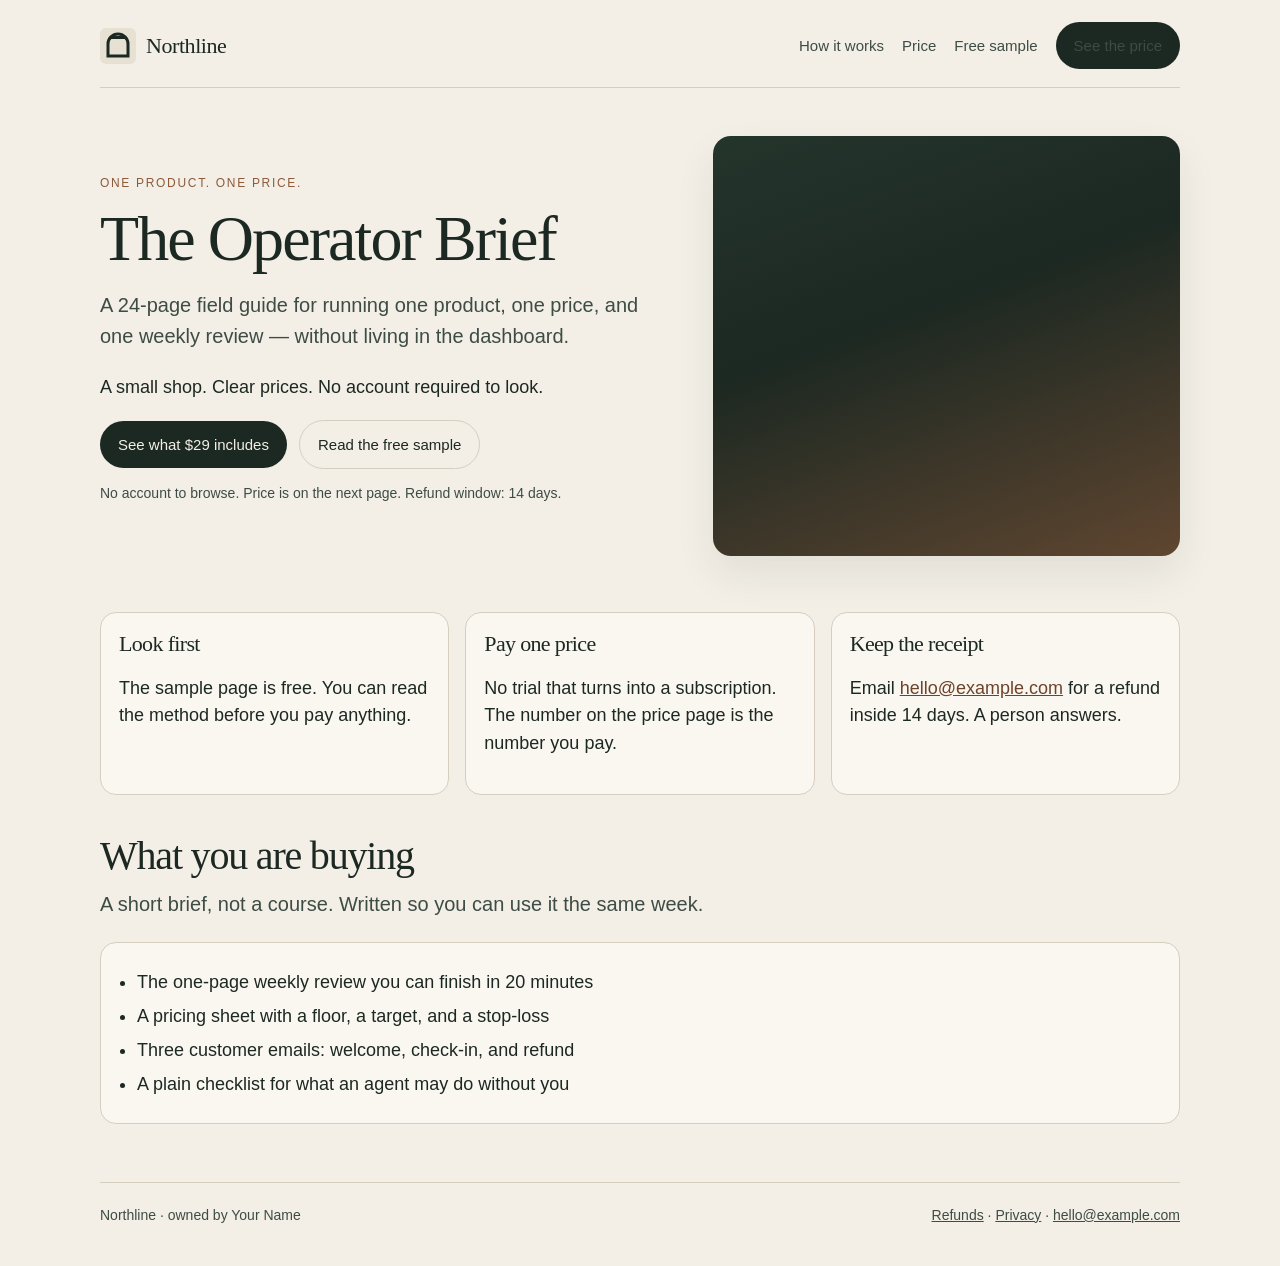
<file: index.html>
<!DOCTYPE html>
<html lang="en">
<head>
  <meta charset="utf-8">
  <meta name="viewport" content="width=device-width, initial-scale=1">
  <title>Northline</title>
  <meta name="description" content="A simple shop with a clear price. Read the free sample. Pay only if you want the rest.">
  <link rel="stylesheet" href="styles.css">
</head>
<body>
  <div class="wrap">
    <header class="nav">
      <a class="brand" href="index.html"><svg class="mark" viewBox="0 0 36 36" aria-hidden="true"><rect width="36" height="36" rx="6" fill="#e7e1d4"/><rect x="10" y="8" width="16" height="3" fill="#1c2822"/><path d="M8 28 V16 a10 10 0 0 1 20 0 V28 Z" fill="none" stroke="#1c2822" stroke-width="3"/></svg><span data-brand>Northline</span></a>
      <nav class="nav-links">
        <a href="how.html">How it works</a>
        <a href="pricing.html">Price</a>
        <a href="sample.html">Free sample</a>
        <a class="btn" href="pricing.html">See the price</a>
      </nav>
    </header>
    <section class="hero">
      <div>
        <p class="kicker">One product. One price.</p>
        <h1 data-product>The Operator Brief</h1>
        <p class="lede" data-summary></p>
        <p data-tagline></p>
        <div class="actions">
          <a class="btn" href="pricing.html">See what <span data-price>$29</span> includes</a>
          <a class="btn secondary" href="sample.html">Read the free sample</a>
        </div>
        <p class="fine">No account to browse. Price is on the next page. Refund window: <span data-refund>14</span> days.</p>
      </div>
      <div class="hero-photo" role="img" aria-label="Quiet paper desk"></div>
    </section>
    <section class="section">
      <div class="grid-3">
        <article class="card"><h3>Look first</h3><p>The sample page is free. You can read the method before you pay anything.</p></article>
        <article class="card"><h3>Pay one price</h3><p>No trial that turns into a subscription. The number on the price page is the number you pay.</p></article>
        <article class="card"><h3>Keep the receipt</h3><p>Email <a data-email href="mailto:hello@example.com">hello@example.com</a> for a refund inside <span data-refund>14</span> days. A person answers.</p></article>
      </div>
    </section>
    <section class="section">
      <h2>What you are buying</h2>
      <p class="lede">A short brief, not a course. Written so you can use it the same week.</p>
      <div class="card"><ul data-includes></ul></div>
    </section>
    <footer>
      <span><span data-brand>Northline</span> · owned by <span data-owner>Your Name</span></span>
      <span><a href="refunds.html">Refunds</a> · <a href="privacy.html">Privacy</a> · <a data-email href="mailto:hello@example.com">Email</a></span>
    </footer>
  </div>
  <script src="config.js"></script>
  <script src="app.js"></script>
</body>
</html>
</file>
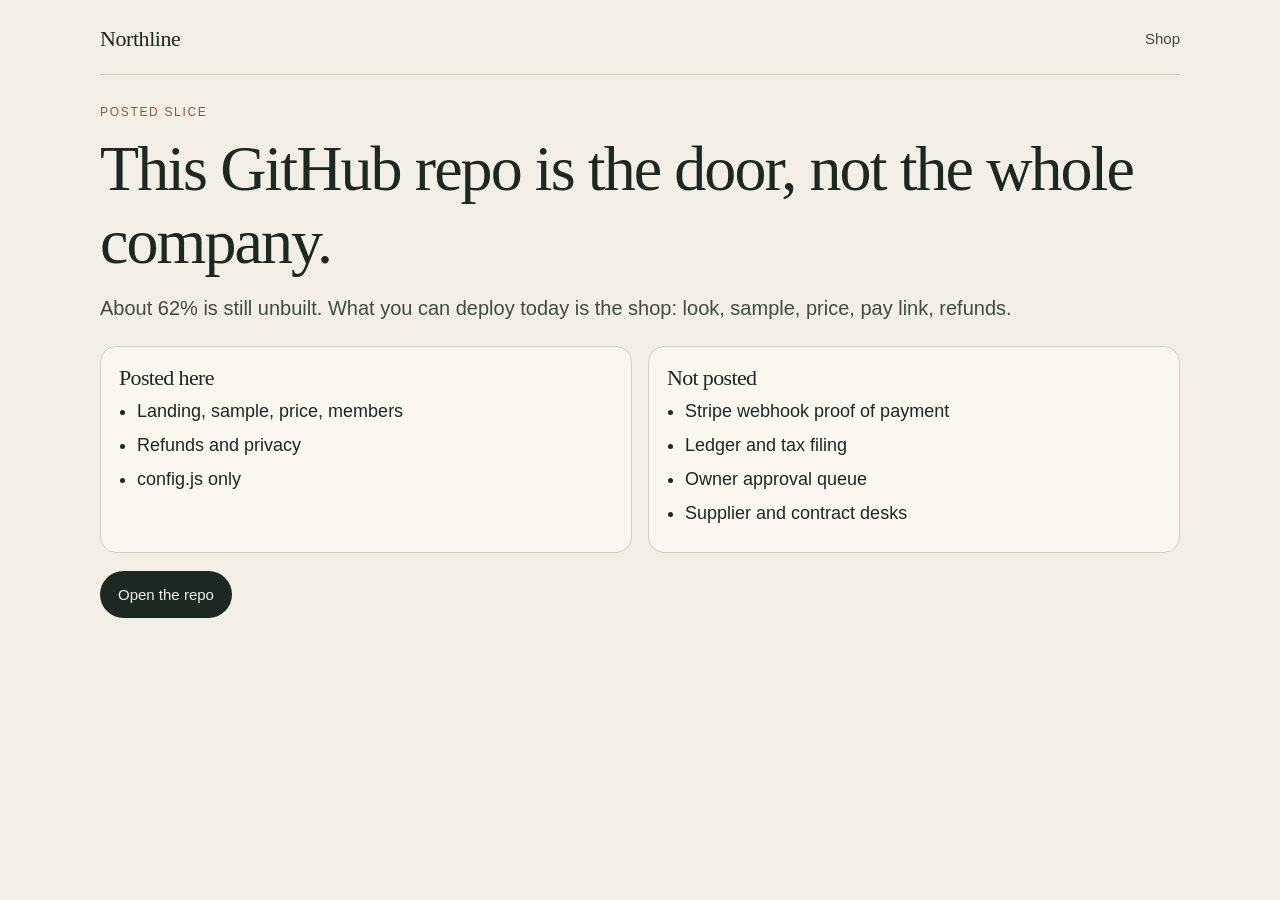
<file: built.html>
<!DOCTYPE html>
<html lang="en">
<head>
  <meta charset="utf-8">
  <meta name="viewport" content="width=device-width, initial-scale=1">
  <title>What is posted</title>
  <link rel="stylesheet" href="styles.css">
</head>
<body>
  <div class="wrap">
    <header class="nav">
      <a class="brand" href="index.html"><span data-brand>Northline</span></a>
      <nav class="nav-links"><a href="index.html">Shop</a></nav>
    </header>
    <section class="section">
      <p class="kicker">Posted slice</p>
      <h1>This GitHub repo is the door, not the whole company.</h1>
      <p class="lede">About 62% is still unbuilt. What you can deploy today is the shop: look, sample, price, pay link, refunds.</p>
      <div class="grid-2">
        <article class="card">
          <h3>Posted here</h3>
          <ul>
            <li>Landing, sample, price, members</li>
            <li>Refunds and privacy</li>
            <li>config.js only</li>
          </ul>
        </article>
        <article class="card">
          <h3>Not posted</h3>
          <ul>
            <li>Stripe webhook proof of payment</li>
            <li>Ledger and tax filing</li>
            <li>Owner approval queue</li>
            <li>Supplier and contract desks</li>
          </ul>
        </article>
      </div>
      <p><a class="btn" href="https://github.com/CreigT/storefront-paywall-gateway">Open the repo</a></p>
    </section>
  </div>
  <script src="config.js"></script>
  <script src="app.js"></script>
</body>
</html>
</file>
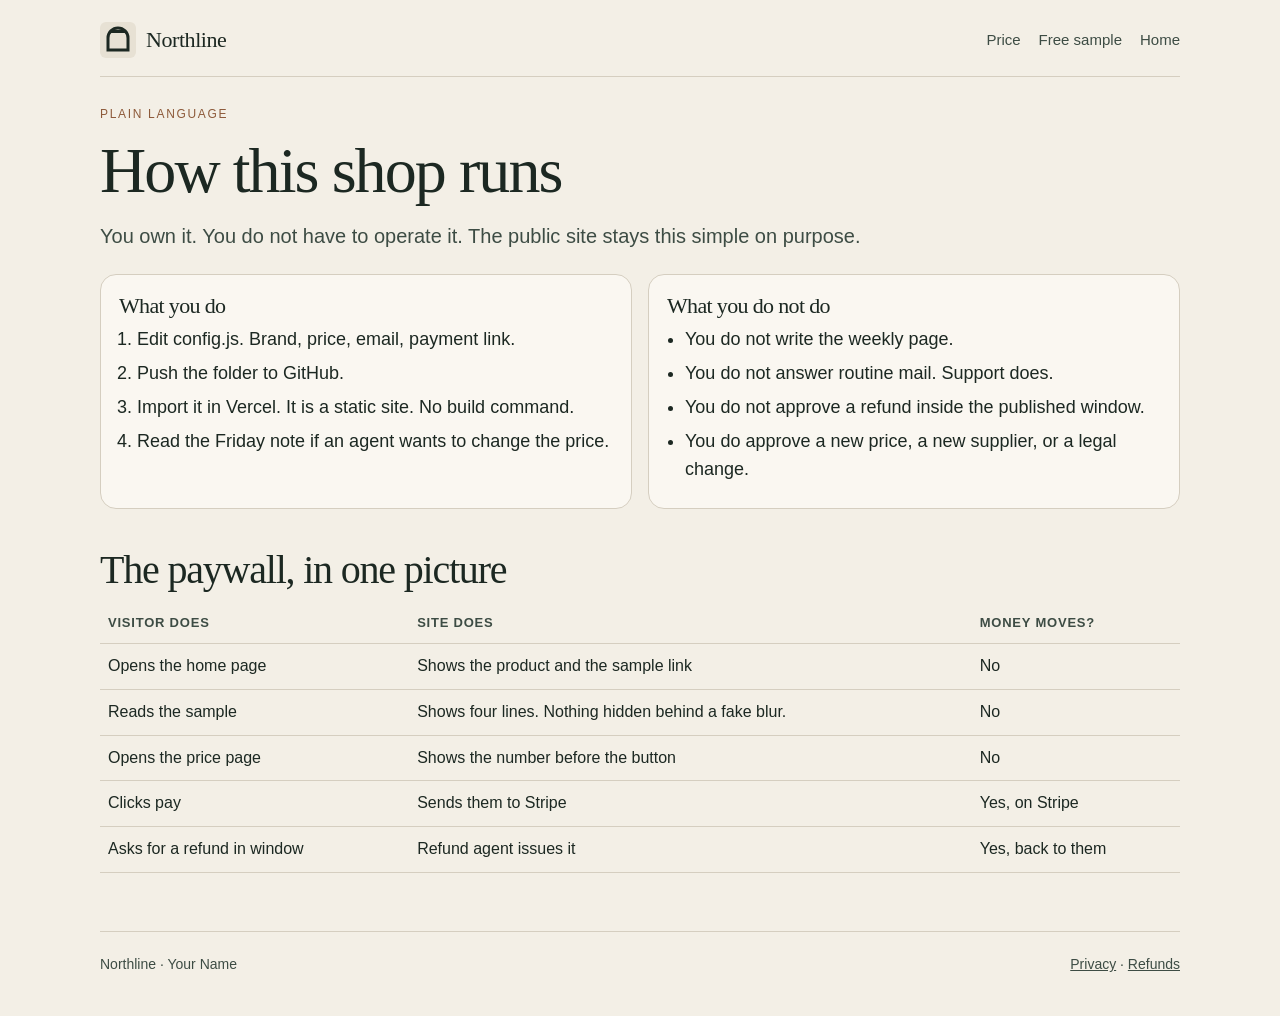
<file: how.html>
<!DOCTYPE html>
<html lang="en">
<head>
  <meta charset="utf-8">
  <meta name="viewport" content="width=device-width, initial-scale=1">
  <title>How it works</title>
  <link rel="stylesheet" href="styles.css">
</head>
<body>
  <div class="wrap">
    <header class="nav">
      <a class="brand" href="index.html"><svg class="mark" viewBox="0 0 36 36" aria-hidden="true"><rect width="36" height="36" rx="6" fill="#e7e1d4"/><rect x="10" y="8" width="16" height="3" fill="#1c2822"/><path d="M8 28 V16 a10 10 0 0 1 20 0 V28 Z" fill="none" stroke="#1c2822" stroke-width="3"/></svg><span data-brand>Northline</span></a>
      <nav class="nav-links">
        <a href="pricing.html">Price</a>
        <a href="sample.html">Free sample</a>
        <a href="index.html">Home</a>
      </nav>
    </header>
    <section class="section">
      <p class="kicker">Plain language</p>
      <h1>How this shop runs</h1>
      <p class="lede">You own it. You do not have to operate it. The public site stays this simple on purpose.</p>
      <div class="grid-2">
        <article class="card">
          <h3>What you do</h3>
          <ol>
            <li>Edit config.js. Brand, price, email, payment link.</li>
            <li>Push the folder to GitHub.</li>
            <li>Import it in Vercel. It is a static site. No build command.</li>
            <li>Read the Friday note if an agent wants to change the price.</li>
          </ol>
        </article>
        <article class="card">
          <h3>What you do not do</h3>
          <ul>
            <li>You do not write the weekly page.</li>
            <li>You do not answer routine mail. Support does.</li>
            <li>You do not approve a refund inside the published window.</li>
            <li>You do approve a new price, a new supplier, or a legal change.</li>
          </ul>
        </article>
      </div>
    </section>
    <section class="section">
      <h2>The paywall, in one picture</h2>
      <table>
        <thead><tr><th>Visitor does</th><th>Site does</th><th>Money moves?</th></tr></thead>
        <tbody>
          <tr><td>Opens the home page</td><td>Shows the product and the sample link</td><td>No</td></tr>
          <tr><td>Reads the sample</td><td>Shows four lines. Nothing hidden behind a fake blur.</td><td>No</td></tr>
          <tr><td>Opens the price page</td><td>Shows the number before the button</td><td>No</td></tr>
          <tr><td>Clicks pay</td><td>Sends them to Stripe</td><td>Yes, on Stripe</td></tr>
          <tr><td>Asks for a refund in window</td><td>Refund agent issues it</td><td>Yes, back to them</td></tr>
        </tbody>
      </table>
    </section>
    <footer>
      <span><span data-brand>Northline</span> · <span data-owner></span></span>
      <span><a href="privacy.html">Privacy</a> · <a href="refunds.html">Refunds</a></span>
    </footer>
  </div>
  <script src="config.js"></script>
  <script src="app.js"></script>
</body>
</html>
</file>
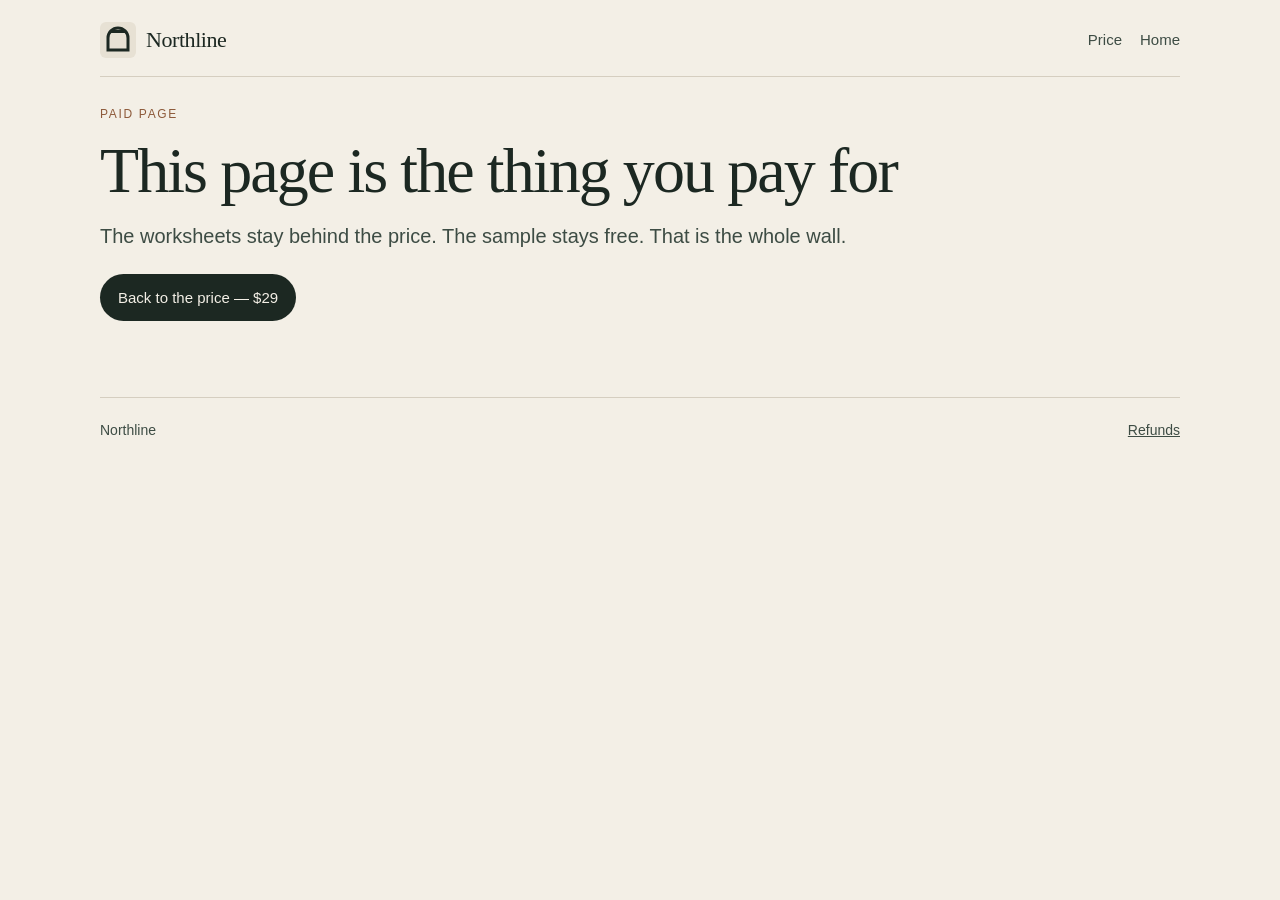
<file: members.html>
<!DOCTYPE html>
<html lang="en">
<head>
  <meta charset="utf-8">
  <meta name="viewport" content="width=device-width, initial-scale=1">
  <title>Members</title>
  <link rel="stylesheet" href="styles.css">
</head>
<body>
  <div class="wrap">
    <header class="nav">
      <a class="brand" href="index.html"><svg class="mark" viewBox="0 0 36 36" aria-hidden="true"><rect width="36" height="36" rx="6" fill="#e7e1d4"/><rect x="10" y="8" width="16" height="3" fill="#1c2822"/><path d="M8 28 V16 a10 10 0 0 1 20 0 V28 Z" fill="none" stroke="#1c2822" stroke-width="3"/></svg><span data-brand>Northline</span></a>
      <nav class="nav-links">
        <a href="pricing.html">Price</a>
        <a href="index.html">Home</a>
      </nav>
    </header>
    <section class="section" data-wall>
      <p class="kicker">Paid page</p>
      <h1>This page is the thing you pay for</h1>
      <p class="lede">The worksheets stay behind the price. The sample stays free. That is the whole wall.</p>
      <p><a class="btn" href="pricing.html">Back to the price — <span data-price>$29</span></a></p>
    </section>
    <section class="section" data-members hidden>
      <p class="ok">Paid return detected in this browser. This demo unlock is local. A live shop should confirm payment with a Stripe webhook before showing this page.</p>
      <h1 data-product>The Operator Brief</h1>
      <div class="card">
        <h3>Friday review — 20 minutes</h3>
        <ol>
          <li>Orders this week, refunds this week, cash left.</li>
          <li>One sentence: what customers asked for twice.</li>
          <li>Change one line on the site, or change nothing.</li>
          <li>Write the next week’s single offer. Stop.</li>
        </ol>
      </div>
      <div class="card">
        <h3>Pricing floor</h3>
        <p>Floor = cost + fees + the refund rate you actually saw. Do not sell under the floor. Target = floor × 2. Stop-loss = three weeks under the floor.</p>
      </div>
      <div class="card">
        <h3>Three emails</h3>
        <p><strong>Welcome.</strong> Here is what you bought. Here is how to get a refund.</p>
        <p><strong>Check-in.</strong> One question: did you use the Friday sheet?</p>
        <p><strong>Refund.</strong> Done. The money is on the way. You can keep the sample.</p>
      </div>
    </section>
    <footer>
      <span><span data-brand>Northline</span></span>
      <span><a href="refunds.html">Refunds</a></span>
    </footer>
  </div>
  <script src="config.js"></script>
  <script src="app.js"></script>
</body>
</html>
</file>
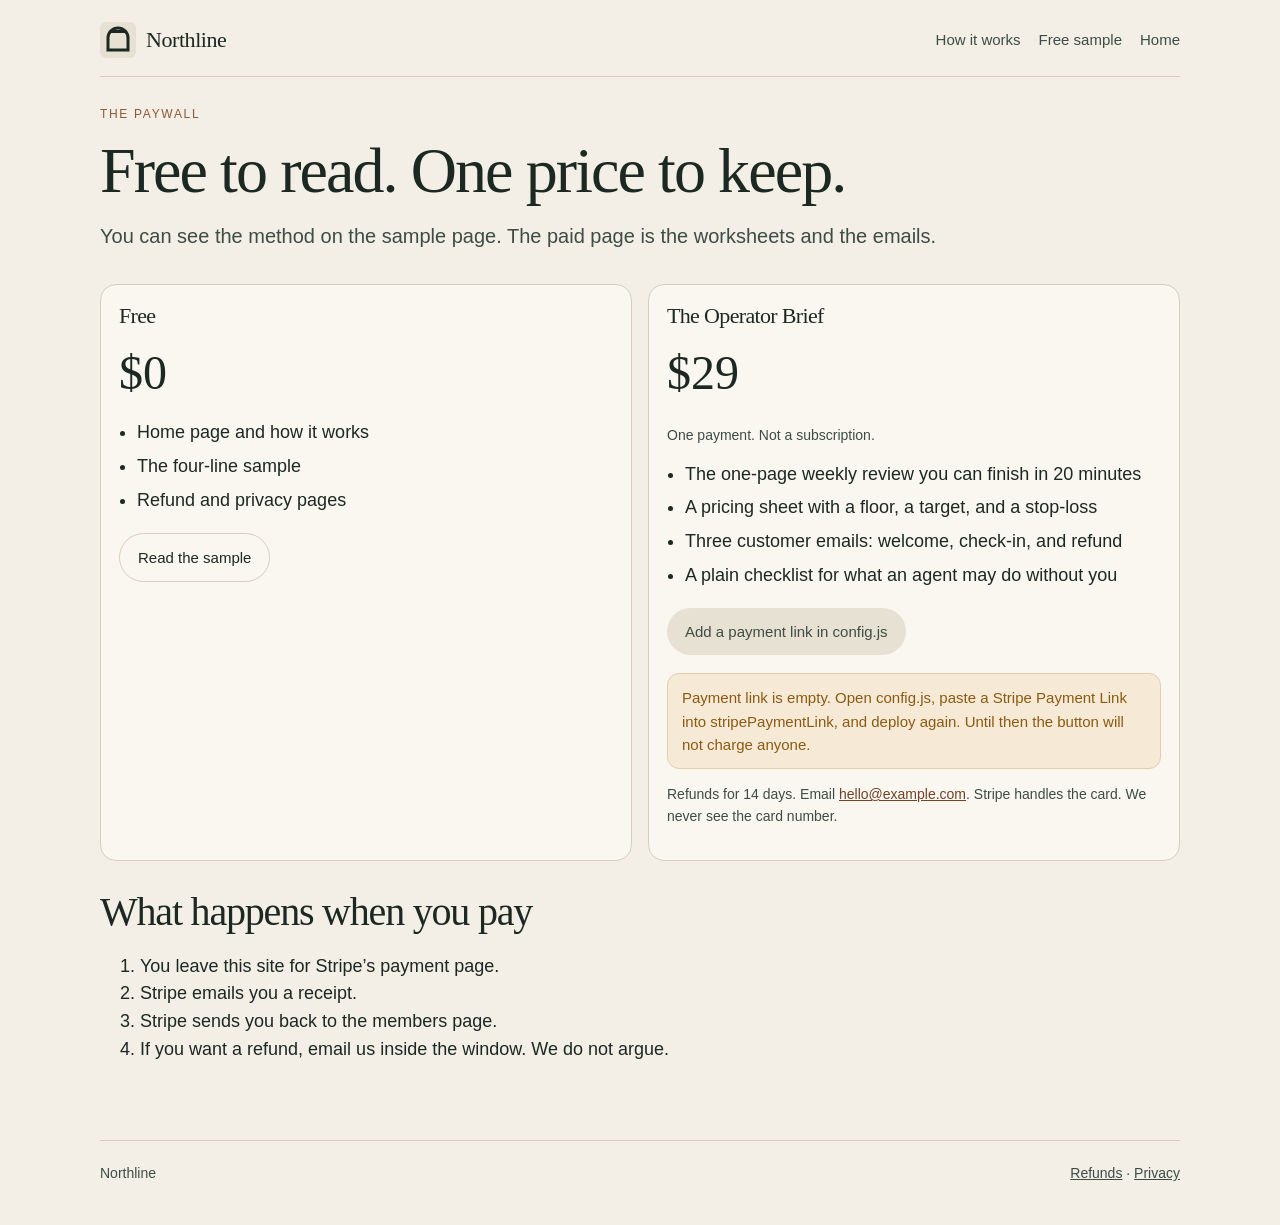
<file: pricing.html>
<!DOCTYPE html>
<html lang="en">
<head>
  <meta charset="utf-8">
  <meta name="viewport" content="width=device-width, initial-scale=1">
  <title>Price</title>
  <link rel="stylesheet" href="styles.css">
</head>
<body>
  <div class="wrap">
    <header class="nav">
      <a class="brand" href="index.html"><svg class="mark" viewBox="0 0 36 36" aria-hidden="true"><rect width="36" height="36" rx="6" fill="#e7e1d4"/><rect x="10" y="8" width="16" height="3" fill="#1c2822"/><path d="M8 28 V16 a10 10 0 0 1 20 0 V28 Z" fill="none" stroke="#1c2822" stroke-width="3"/></svg><span data-brand>Northline</span></a>
      <nav class="nav-links">
        <a href="how.html">How it works</a>
        <a href="sample.html">Free sample</a>
        <a href="index.html">Home</a>
      </nav>
    </header>
    <section class="section">
      <p class="kicker">The paywall</p>
      <h1>Free to read. One price to keep.</h1>
      <p class="lede">You can see the method on the sample page. The paid page is the worksheets and the emails.</p>
    </section>
    <section class="grid-2">
      <article class="card">
        <h3>Free</h3>
        <p class="price">$0</p>
        <ul>
          <li>Home page and how it works</li>
          <li>The four-line sample</li>
          <li>Refund and privacy pages</li>
        </ul>
        <p><a class="btn secondary" href="sample.html">Read the sample</a></p>
      </article>
      <article class="card">
        <h3 data-product>The Operator Brief</h3>
        <p class="price" data-price>$29</p>
        <p class="fine">One payment. Not a subscription.</p>
        <ul data-includes></ul>
        <p><a class="btn" data-pay href="members.html?paid=1">Pay and unlock</a></p>
        <p class="notice" data-pay-note hidden>Payment link is empty. Open config.js, paste a Stripe Payment Link into stripePaymentLink, and deploy again. Until then the button will not charge anyone.</p>
        <p class="fine">Refunds for <span data-refund>14</span> days. Email <a data-email href="mailto:hello@example.com"></a>. Stripe handles the card. We never see the card number.</p>
      </article>
    </section>
    <section class="section">
      <h2>What happens when you pay</h2>
      <ol>
        <li>You leave this site for Stripe’s payment page.</li>
        <li>Stripe emails you a receipt.</li>
        <li>Stripe sends you back to the members page.</li>
        <li>If you want a refund, email us inside the window. We do not argue.</li>
      </ol>
    </section>
    <footer>
      <span><span data-brand>Northline</span></span>
      <span><a href="refunds.html">Refunds</a> · <a href="privacy.html">Privacy</a></span>
    </footer>
  </div>
  <script src="config.js"></script>
  <script src="app.js"></script>
</body>
</html>
</file>
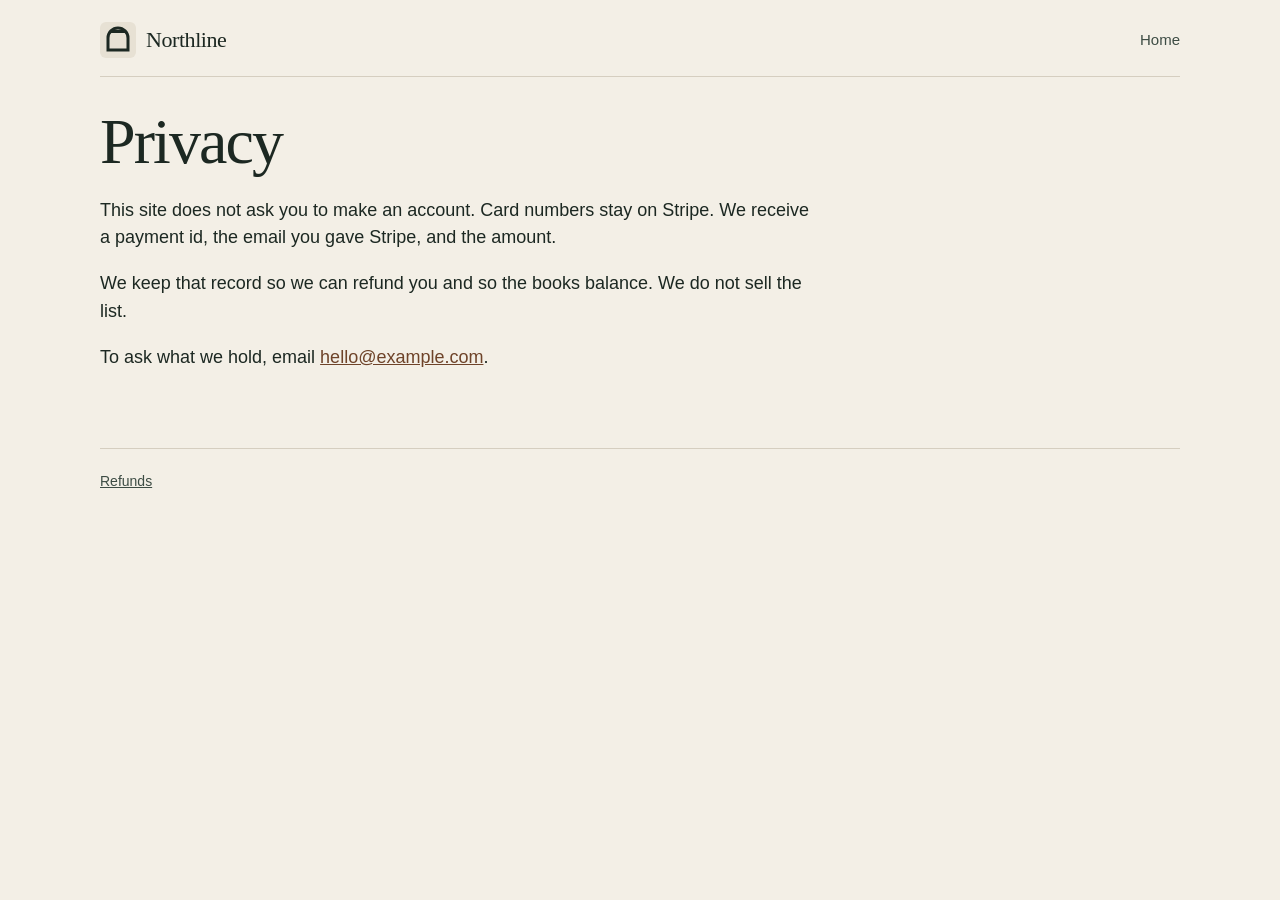
<file: privacy.html>
<!DOCTYPE html>
<html lang="en">
<head>
  <meta charset="utf-8">
  <meta name="viewport" content="width=device-width, initial-scale=1">
  <title>Privacy</title>
  <link rel="stylesheet" href="styles.css">
</head>
<body>
  <div class="wrap">
    <header class="nav">
      <a class="brand" href="index.html"><svg class="mark" viewBox="0 0 36 36" aria-hidden="true"><rect width="36" height="36" rx="6" fill="#e7e1d4"/><rect x="10" y="8" width="16" height="3" fill="#1c2822"/><path d="M8 28 V16 a10 10 0 0 1 20 0 V28 Z" fill="none" stroke="#1c2822" stroke-width="3"/></svg><span data-brand>Northline</span></a>
      <nav class="nav-links"><a href="index.html">Home</a></nav>
    </header>
    <section class="section narrow" style="margin-left:0">
      <h1>Privacy</h1>
      <p>This site does not ask you to make an account. Card numbers stay on Stripe. We receive a payment id, the email you gave Stripe, and the amount.</p>
      <p>We keep that record so we can refund you and so the books balance. We do not sell the list.</p>
      <p>To ask what we hold, email <a data-email href="mailto:hello@example.com"></a>.</p>
    </section>
    <footer><span><a href="refunds.html">Refunds</a></span></footer>
  </div>
  <script src="config.js"></script>
  <script src="app.js"></script>
</body>
</html>
</file>
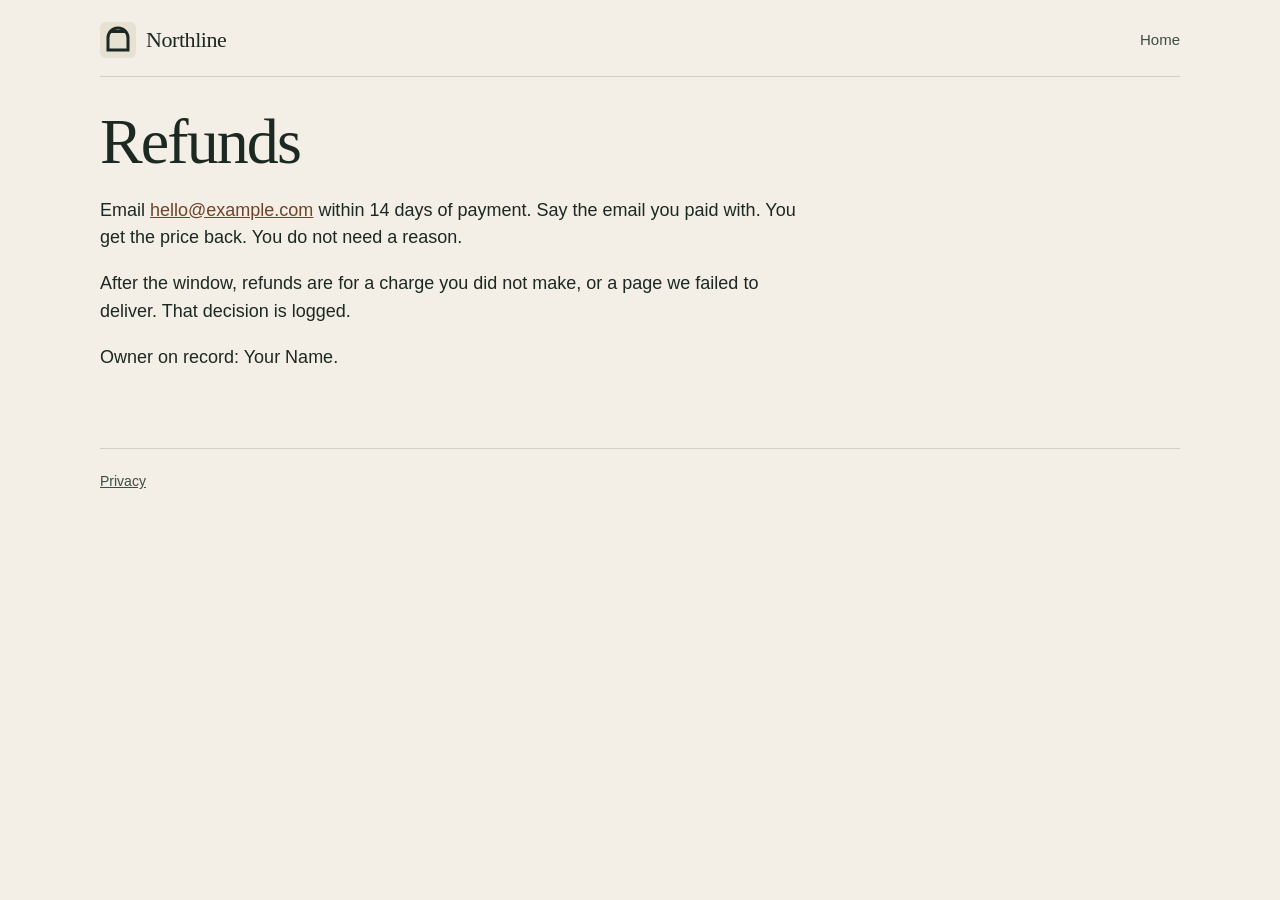
<file: refunds.html>
<!DOCTYPE html>
<html lang="en">
<head>
  <meta charset="utf-8">
  <meta name="viewport" content="width=device-width, initial-scale=1">
  <title>Refunds</title>
  <link rel="stylesheet" href="styles.css">
</head>
<body>
  <div class="wrap">
    <header class="nav">
      <a class="brand" href="index.html"><svg class="mark" viewBox="0 0 36 36" aria-hidden="true"><rect width="36" height="36" rx="6" fill="#e7e1d4"/><rect x="10" y="8" width="16" height="3" fill="#1c2822"/><path d="M8 28 V16 a10 10 0 0 1 20 0 V28 Z" fill="none" stroke="#1c2822" stroke-width="3"/></svg><span data-brand>Northline</span></a>
      <nav class="nav-links"><a href="index.html">Home</a></nav>
    </header>
    <section class="section narrow" style="margin-left:0">
      <h1>Refunds</h1>
      <p>Email <a data-email href="mailto:hello@example.com"></a> within <span data-refund>14</span> days of payment. Say the email you paid with. You get the price back. You do not need a reason.</p>
      <p>After the window, refunds are for a charge you did not make, or a page we failed to deliver. That decision is logged.</p>
      <p>Owner on record: <span data-owner></span>.</p>
    </section>
    <footer><span><a href="privacy.html">Privacy</a></span></footer>
  </div>
  <script src="config.js"></script>
  <script src="app.js"></script>
</body>
</html>
</file>
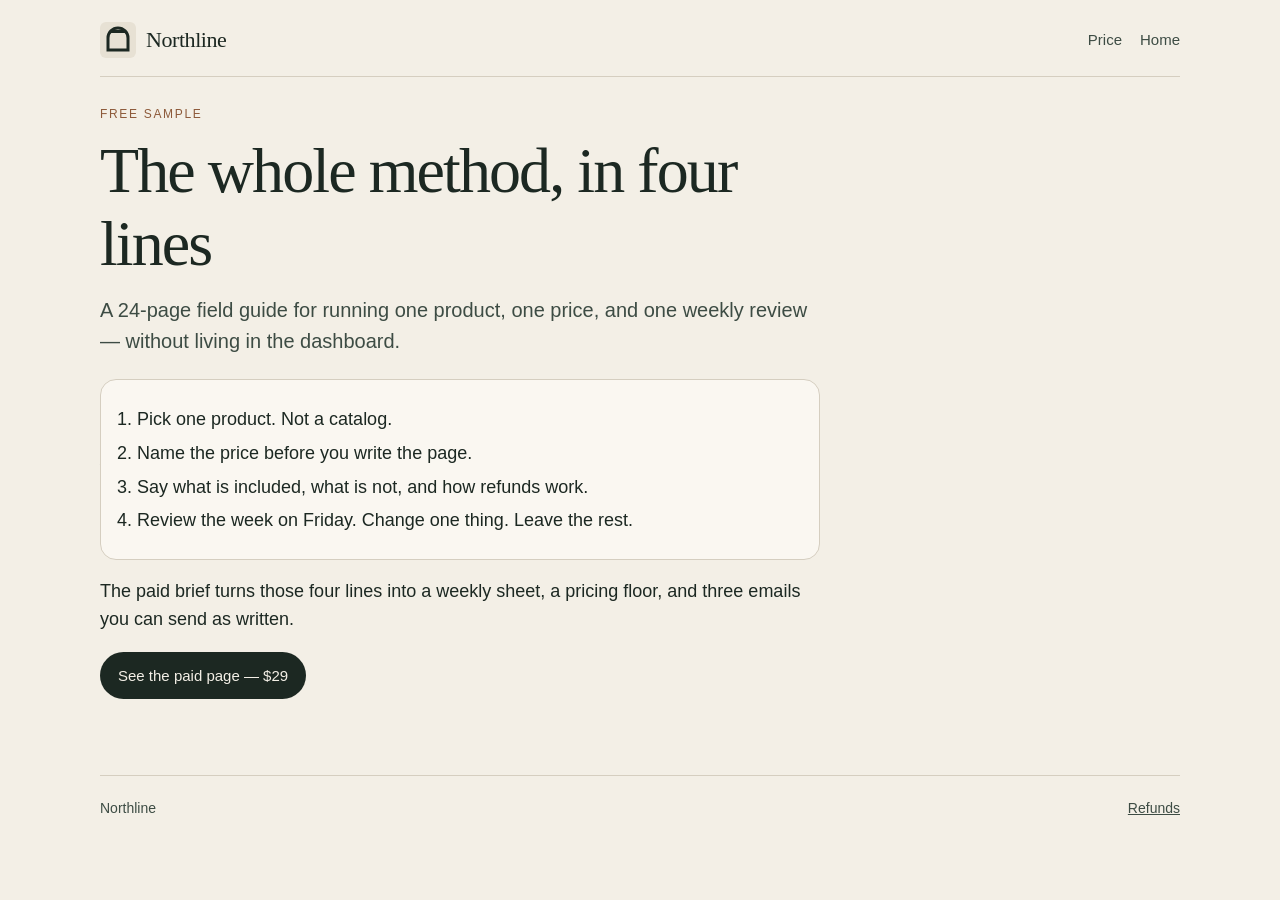
<file: sample.html>
<!DOCTYPE html>
<html lang="en">
<head>
  <meta charset="utf-8">
  <meta name="viewport" content="width=device-width, initial-scale=1">
  <title>Free sample</title>
  <link rel="stylesheet" href="styles.css">
</head>
<body>
  <div class="wrap">
    <header class="nav">
      <a class="brand" href="index.html"><svg class="mark" viewBox="0 0 36 36" aria-hidden="true"><rect width="36" height="36" rx="6" fill="#e7e1d4"/><rect x="10" y="8" width="16" height="3" fill="#1c2822"/><path d="M8 28 V16 a10 10 0 0 1 20 0 V28 Z" fill="none" stroke="#1c2822" stroke-width="3"/></svg><span data-brand>Northline</span></a>
      <nav class="nav-links">
        <a href="pricing.html">Price</a>
        <a href="index.html">Home</a>
      </nav>
    </header>
    <section class="section narrow" style="margin-left:0">
      <p class="kicker">Free sample</p>
      <h1>The whole method, in four lines</h1>
      <p class="lede" data-summary></p>
      <div class="card"><ol data-sample></ol></div>
      <p>The paid brief turns those four lines into a weekly sheet, a pricing floor, and three emails you can send as written.</p>
      <p><a class="btn" href="pricing.html">See the paid page — <span data-price>$29</span></a></p>
    </section>
    <footer>
      <span><span data-brand>Northline</span></span>
      <span><a href="refunds.html">Refunds</a></span>
    </footer>
  </div>
  <script src="config.js"></script>
  <script src="app.js"></script>
</body>
</html>
</file>
<file: styles.css>
:root {
  --ink: #1c2822;
  --ink-soft: #3d4c44;
  --paper: #f3efe6;
  --paper-2: #e7e1d4;
  --card: #faf7f1;
  --line: #d5cec0;
  --copper: #8d5a3a;
  --copper-deep: #6e4329;
  --good: #2f6b4f;
  --warn: #8a5a12;
  --shadow: 0 18px 40px rgba(28, 40, 34, 0.08);
  --serif: "Iowan Old Style", "Palatino Linotype", Palatino, Georgia, serif;
  --sans: "Avenir Next", "Segoe UI", Helvetica, Arial, sans-serif;
}
* { box-sizing: border-box; }
html { scroll-behavior: smooth; }
body { margin: 0; background: var(--paper); color: var(--ink); font-family: var(--sans); font-size: 18px; line-height: 1.55; }
img { max-width: 100%; display: block; }
a { color: var(--copper-deep); }
a:hover { color: var(--ink); }
.wrap { width: min(1080px, calc(100% - 32px)); margin: 0 auto; }
.narrow { width: min(720px, calc(100% - 32px)); margin: 0 auto; }
.nav { display: flex; align-items: center; justify-content: space-between; padding: 22px 0 18px; border-bottom: 1px solid var(--line); }
.brand { display: flex; gap: 10px; align-items: center; text-decoration: none; color: var(--ink); font-family: var(--serif); font-size: 22px; letter-spacing: -0.02em; }
.brand .mark { width: 36px; height: 36px; display: block; }
.nav-links { display: flex; gap: 18px; align-items: center; }
.nav-links a { text-decoration: none; color: var(--ink-soft); font-size: 15px; }
.nav-links a:hover { color: var(--ink); }
.btn { display: inline-block; background: var(--ink); color: var(--paper); text-decoration: none; padding: 12px 18px; border-radius: 999px; font-size: 15px; border: 0; cursor: pointer; }
.btn:hover { background: var(--copper-deep); color: white; }
.btn.secondary { background: transparent; color: var(--ink); border: 1px solid var(--line); }
.btn.secondary:hover { border-color: var(--ink); background: transparent; color: var(--ink); }
.btn[disabled], .btn.disabled { background: var(--paper-2); color: var(--ink-soft); cursor: not-allowed; }
.hero { display: grid; grid-template-columns: 1.1fr 0.9fr; gap: 42px; align-items: center; padding: 48px 0 28px; }
.kicker { letter-spacing: 0.14em; text-transform: uppercase; font-size: 12px; color: var(--copper); margin: 0 0 10px; }
h1, h2, h3 { font-family: var(--serif); font-weight: 500; letter-spacing: -0.03em; line-height: 1.15; }
h1 { font-size: clamp(40px, 6vw, 64px); margin: 0 0 14px; }
h2 { font-size: clamp(28px, 4vw, 40px); margin: 0 0 10px; }
h3 { font-size: 22px; margin: 0 0 8px; }
.lede { font-size: 20px; color: var(--ink-soft); margin: 0 0 22px; }
.hero-photo { border-radius: 18px; height: 420px; width: 100%; box-shadow: var(--shadow); background: linear-gradient(160deg, #24352c 0%, #1c2822 42%, #8d5a3a 140%); }
.actions { display: flex; gap: 12px; flex-wrap: wrap; align-items: center; }
.fine { color: var(--ink-soft); font-size: 14px; }
.section { padding: 28px 0 10px; }
.grid-3 { display: grid; grid-template-columns: repeat(3, 1fr); gap: 16px; }
.grid-2 { display: grid; grid-template-columns: 1fr 1fr; gap: 16px; }
.card { background: var(--card); border: 1px solid var(--line); border-radius: 16px; padding: 18px; }
.card ol, .card ul { margin: 8px 0 0; padding-left: 18px; }
.card li { margin: 6px 0; }
.price { font-family: var(--serif); font-size: 48px; margin: 0; }
.notice { background: #f6ead6; border: 1px solid #e2cfad; color: var(--warn); border-radius: 12px; padding: 12px 14px; font-size: 15px; }
.ok { background: #e5f0e8; border: 1px solid #c5dccb; color: var(--good); border-radius: 12px; padding: 12px 14px; }
footer { margin-top: 48px; border-top: 1px solid var(--line); padding: 22px 0 40px; color: var(--ink-soft); font-size: 14px; display: flex; justify-content: space-between; gap: 12px; flex-wrap: wrap; }
footer a { color: var(--ink-soft); }
table { width: 100%; border-collapse: collapse; font-size: 16px; }
th, td { text-align: left; padding: 10px 8px; border-bottom: 1px solid var(--line); vertical-align: top; }
th { font-size: 13px; letter-spacing: 0.06em; text-transform: uppercase; color: var(--ink-soft); font-weight: 600; }
@media (max-width: 800px) {
  .hero, .grid-3, .grid-2 { grid-template-columns: 1fr; }
  .hero-photo { height: 240px; }
  .nav-links { gap: 10px; }
}
</file>
